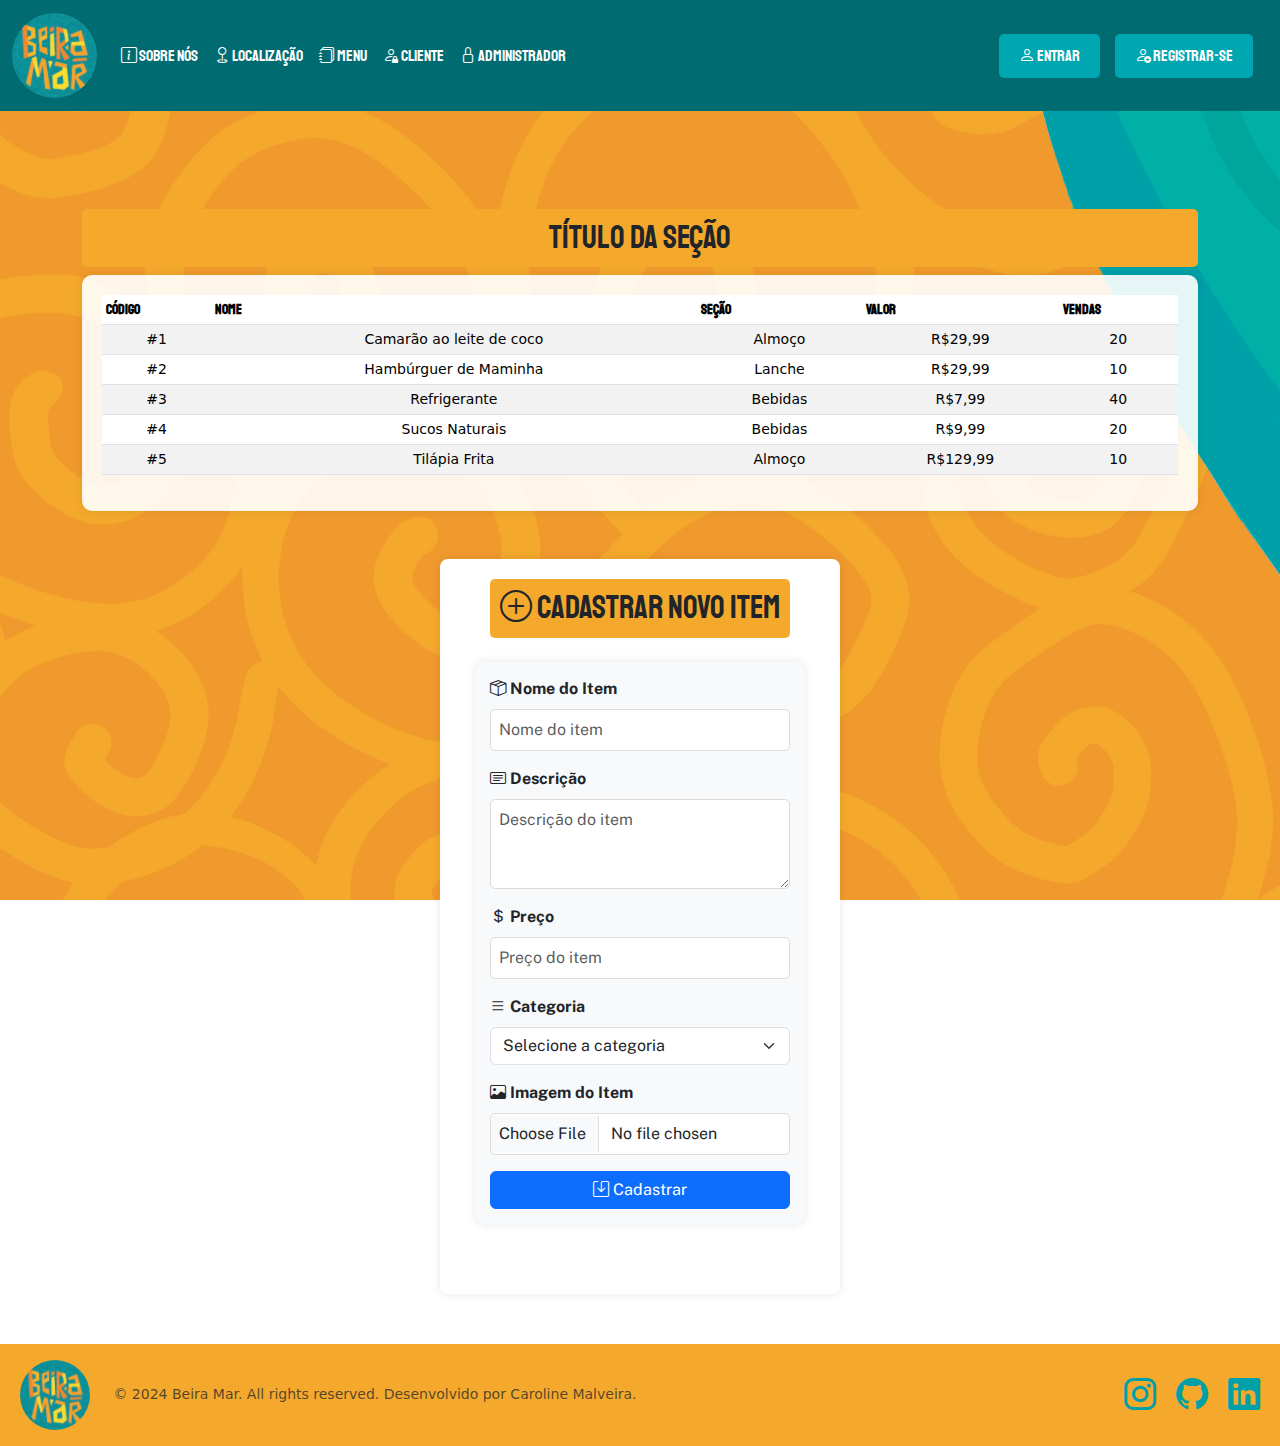
<file: adm.html>
<!DOCTYPE html>
<html lang="pt-br">
<head>
    <meta charset="UTF-8">
    <meta name="viewport" content="width=device-width, initial-scale=1.0">
    <title>Administrador</title>
    <link rel="icon" href="assets/logo.svg" type="image/png" />
    <link rel="stylesheet" href="menu.css" />
    <link rel="stylesheet" href="style.css" />
    <link rel="stylesheet" href="login.css" />
    <link rel="stylesheet" href="registro.css" />
    <link rel="stylesheet" href="adm.css" />
    <link
      href="https://cdn.jsdelivr.net/npm/bootstrap@5.3.3/dist/css/bootstrap.min.css"
      rel="stylesheet"
      integrity="sha384-QWTKZyjpPEjISv5WaRU9OFeRpok6YctnYmDr5pNlyT2bRjXh0JMhjY6hW+ALEwIH"
      crossorigin="anonymous"
    />
    <link
      rel="stylesheet"
      href="https://cdn.jsdelivr.net/npm/bootstrap-icons@1.11.3/font/bootstrap-icons.min.css"
    />
    <link rel="preconnect" href="https://fonts.googleapis.com" />
    <link rel="preconnect" href="https://fonts.gstatic.com" crossorigin />
    <link
      href="https://fonts.googleapis.com/css2?family=Staatliches&display=swap"
      rel="stylesheet"
    />
    <link rel="preconnect" href="https://fonts.googleapis.com" />
    <link rel="preconnect" href="https://fonts.gstatic.com" crossorigin />
    <link
      href="https://fonts.googleapis.com/css2?family=Inter:ital,opsz,wght@0,14..32,100..900;1,14..32,100..900&display=swap"
      rel="stylesheet"
    />
    <link rel="preconnect" href="https://fonts.googleapis.com" />
    <link rel="preconnect" href="https://fonts.gstatic.com" crossorigin />
    <link
      href="https://fonts.googleapis.com/css2?family=Public+Sans:ital,wght@0,100..900;1,100..900&display=swap"
      rel="stylesheet"
    />
  </head>
</head>
<body>
    <header id="cabecalho">
      <nav class="navbar navbar-expand-lg navbar-light text-white">
        <div class="container-fluid">
          <a class="navbar-brand" href="index.html">
            <img
              class="mx-auto d-block"
              src="assets/logo.svg"
              alt="Logo Beira-Mar"
              width="85px"
            />
          </a>
          <button
            class="navbar-toggler"
            type="button"
            data-bs-toggle="collapse"
            data-bs-target="#navbarNav"
            aria-controls="navbarNav"
            aria-expanded="false"
            aria-label="Toggle navigation"
          >
            <span class="navbar-toggler-icon"></span>
          </button>
          <div
            class="collapse navbar-collapse justify-content-between align-items-center"
            id="navbarNav"
          >
            <ul class="navbar-nav text-center">
              <li class="nav-item">
                <a class="nav-link text-white" href="#sobre">
                  <i class="bi bi-info-square"></i> Sobre nós
                </a>
              </li>
              <li class="nav-item">
                <a class="nav-link text-white" href="#localizacao">
                  <i class="bi bi-geo"></i> Localização
                </a>
              </li>
              <li class="nav-item">
                <a class="nav-link text-white" href="menu.html">
                  <i class="bi bi-journals"></i> Menu
                </a>
              </li>
              <li class="nav-item">
                <a class="nav-link text-white" href="login.html">
                  <i class="bi bi-person-lock"></i> Cliente
                </a>
              </li>
              <li class="nav-item">
                <a class="nav-link text-white" href="adm.html">
                  <i class="bi bi-lock"></i> Administrador
                </a>
              </li>
            </ul>
            <div class="d-flex justify-content-between">
              <button type="button" class="login">
                <a class="buttonnav" href="login.html"><i class="bi bi-person"></i> Entrar</a>
              </button>
              <button type="button" class="sign">
                <a class="buttonnav" href="registro.html"><i class="bi bi-person-add"></i> Registrar-se</a>
              </button>
            </div>
          </div>
        </div>
      </nav>
    </header>

<main>
    <div id="secao" class="container mt-5">
      <h2 class="dashbord">Título da seção</h2>
      <div class="table-responsive small">
        <table class="table table-striped table-sm">
          <thead>
            <tr>
              <th scope="col">Código</th>
              <th scope="col">Nome</th>
              <th scope="col">Seção</th>
              <th scope="col">Valor</th>
              <th scope="col">Vendas</th>
            </tr>
          </thead>
          <tbody>
            <tr>
              <td>#1</td>
              <td>Camarão ao leite de coco</td>
              <td>Almoço</td>
              <td>R$29,99</td>
              <td>20</td>
            </tr>
            <tr>
              <td>#2</td>
              <td>Hambúrguer de Maminha</td>
              <td>Lanche</td>
              <td>R$29,99</td>
              <td>10</td>
            </tr>
            <tr>
              <td>#3</td>
              <td>Refrigerante</td>
              <td>Bebidas</td>
              <td>R$7,99</td>
              <td>40</td>
            </tr>
            <tr>
              <td>#4</td>
              <td>Sucos Naturais</td>
              <td>Bebidas</td>
              <td>R$9,99</td>
              <td>20</td>
            </tr>
            <tr>
              <td>#5</td>
              <td>Tilápia Frita</td>
              <td>Almoço</td>
              <td>R$129,99</td>
              <td>10</td>
            </tr>
          </tbody>
        </table>
      </div>
    <div id="cadast" class="container mt-5">
      <div class="form-container">
      <h2 class="mb-4 text-center"><i class="bi bi-plus-circle"></i> Cadastrar Novo Item</h2>
      <form>
        <div class="mb-3">
        <label for="itemName" class="form-label"><i class="bi bi-box-seam"></i> Nome do Item</label>
        <input type="text" class="form-control" id="itemName" placeholder="Nome do item">
        </div>

        <div class="mb-3">
        <label for="itemDescription" class="form-label"><i class="bi bi-card-text"></i> Descrição</label>
        <textarea class="form-control" id="itemDescription" rows="3" placeholder="Descrição do item"></textarea>
        </div>

        <div class="mb-3">
        <label for="itemPrice" class="form-label"><i class="bi bi-currency-dollar"></i> Preço</label>
        <input type="number" class="form-control" id="itemPrice" placeholder="Preço do item">
        </div>

        <div class="mb-3">
        <label for="itemCategory" class="form-label"><i class="bi bi-list"></i> Categoria</label>
        <select class="form-select" id="itemCategory">
          <option selected>Selecione a categoria</option>
          <option value="1">Almoço</option>
          <option value="2">Lanches</option>
          <option value="3">Bebidas</option>
        </select>
        </div>

        <div class="mb-3">
        <label for="itemImage" class="form-label"><i class="bi bi-image"></i> Imagem do Item</label>
        <input class="form-control" type="file" id="itemImage">
        </div>

        <button type="submit" class="btn btn-primary w-100"><i class="bi bi-save"></i> Cadastrar</button>
      </form>
      </div>
    </div>
</main>
    <footer class="d-flex flex-wrap justify-content-between align-items-center py-3">
      <div class="col-md-4 d-flex align-items-center">
        <a href="#cabecalho"><img src="assets/logo.svg" alt="Logo Beira-Mar"></a>
        <span class="mb-6 mb-md-0 text-body-secondary text-center justify-content-center ">&copy; 2024 Beira Mar. All rights reserved. Desenvolvido por Caroline Malveira.</span>
      </div>
      <ul class="nav col-md-4 justify-content-end list-unstyled d-flex">
        <li class="1"><a href="https://www.instagram.com/carolmalveiraa/" target="_blank"><i class="bi bi-instagram" style="font-size: 2rem;"></i></a></li>
        <li class="2"><a href="https://github.com/carolmalveiraa" target="_blank"><i class="bi bi-github" style="font-size: 2rem;"></i></a></li>
        <li class="3"><a href="https://www.linkedin.com/in/carolinemalveiraa/" target="_blank"><i class="bi bi-linkedin" style="font-size: 2rem;"></i></a></li>
      </ul>
    </footer>
    <script
    src="https://cdn.jsdelivr.net/npm/bootstrap@5.3.3/dist/js/bootstrap.bundle.min.js"
    integrity="sha384-YvpcrYf0tY3lHB60NNkmXc5s9fDVZLESaAA55NDzOxhy9GkcIdslK1eN7N6jIeHz"
    crossorigin="anonymous">
  </script>
</body>
</html>
</file>
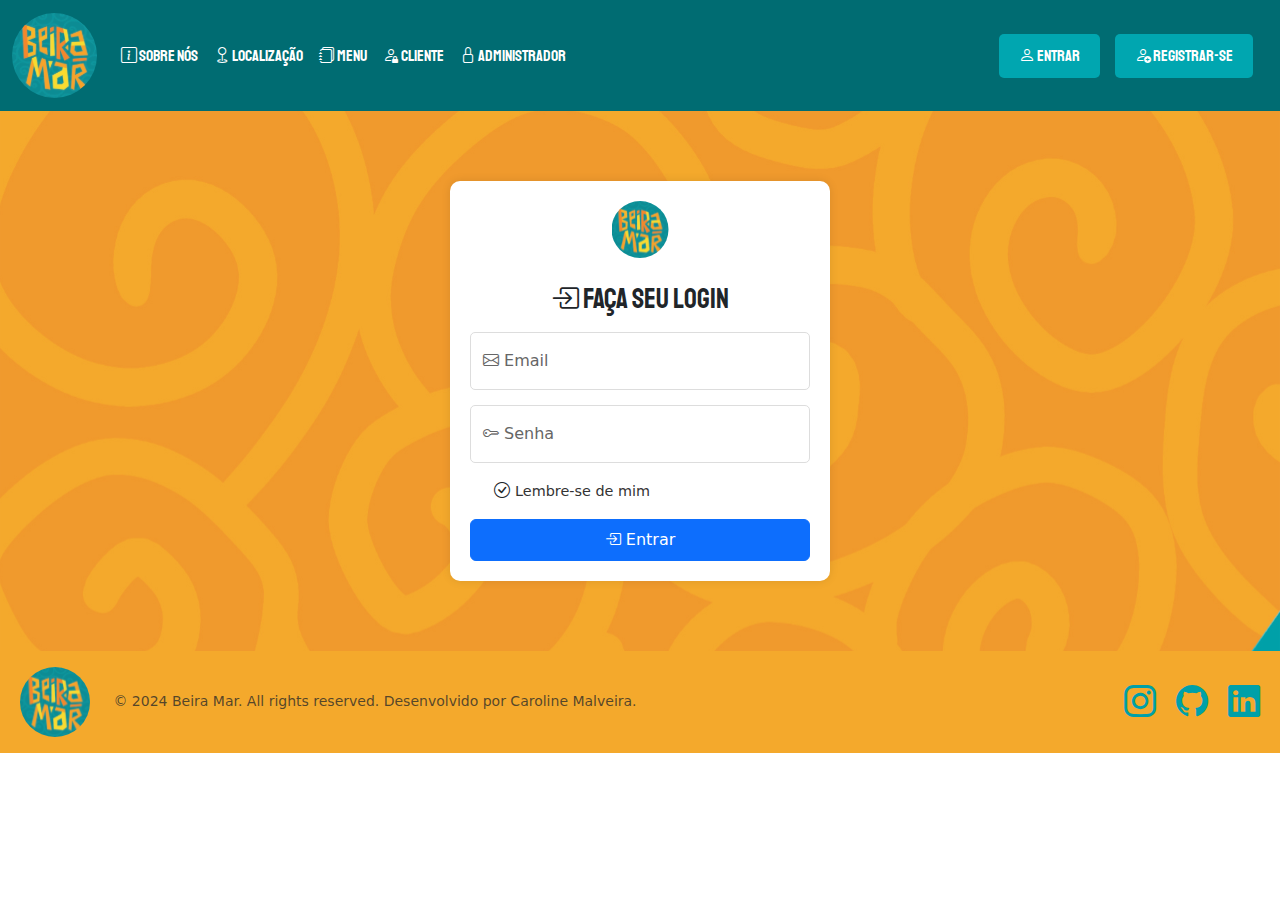
<file: login.html>
<!DOCTYPE html>
<html lang="pt-br">
  <head>
    <meta charset="UTF-8" />
    <meta name="viewport" content="width=device-width, initial-scale=1.0" />
    <title>Login</title>
    <link rel="icon" href="assets/logo.svg" type="image/png" />
    <link rel="stylesheet" href="menu.css" />
    <link rel="stylesheet" href="style.css" />
    <link rel="stylesheet" href="login.css" />
    <link
      href="https://cdn.jsdelivr.net/npm/bootstrap@5.3.3/dist/css/bootstrap.min.css"
      rel="stylesheet"
      integrity="sha384-QWTKZyjpPEjISv5WaRU9OFeRpok6YctnYmDr5pNlyT2bRjXh0JMhjY6hW+ALEwIH"
      crossorigin="anonymous"
    />
    <link
      rel="stylesheet"
      href="https://cdn.jsdelivr.net/npm/bootstrap-icons@1.11.3/font/bootstrap-icons.min.css"
    />
    <link rel="preconnect" href="https://fonts.googleapis.com" />
    <link rel="preconnect" href="https://fonts.gstatic.com" crossorigin />
    <link
      href="https://fonts.googleapis.com/css2?family=Staatliches&display=swap"
      rel="stylesheet"
    />
    <link rel="preconnect" href="https://fonts.googleapis.com" />
    <link rel="preconnect" href="https://fonts.gstatic.com" crossorigin />
    <link
      href="https://fonts.googleapis.com/css2?family=Inter:ital,opsz,wght@0,14..32,100..900;1,14..32,100..900&display=swap"
      rel="stylesheet"
    />
    <link rel="preconnect" href="https://fonts.googleapis.com" />
    <link rel="preconnect" href="https://fonts.gstatic.com" crossorigin />
    <link
      href="https://fonts.googleapis.com/css2?family=Public+Sans:ital,wght@0,100..900;1,100..900&display=swap"
      rel="stylesheet"
    />
  </head>
  <body>
    <header id="cabecalho">
      <nav class="navbar navbar-expand-lg navbar-light text-white">
        <div class="container-fluid">
          <a class="navbar-brand" href="index.html">
            <img
              class="mx-auto d-block"
              src="assets/logo.svg"
              alt="Logo Beira-Mar"
              width="85px"
            />
          </a>
          <button
            class="navbar-toggler"
            type="button"
            data-bs-toggle="collapse"
            data-bs-target="#navbarNav"
            aria-controls="navbarNav"
            aria-expanded="false"
            aria-label="Toggle navigation"
          >
            <span class="navbar-toggler-icon"></span>
          </button>
          <div
            class="collapse navbar-collapse justify-content-between align-items-center"
            id="navbarNav"
          >
            <ul class="navbar-nav text-center">
              <li class="nav-item">
                <a class="nav-link text-white" href="index.html">
                  <i class="bi bi-info-square"></i> Sobre nós
                </a>
              </li>
              <li class="nav-item">
                <a class="nav-link text-white" href="#localizacao">
                  <i class="bi bi-geo"></i> Localização
                </a>
              </li>
              <li class="nav-item">
                <a class="nav-link text-white" href="menu.html">
                  <i class="bi bi-journals"></i> Menu
                </a>
              </li>
              <li class="nav-item">
                <a class="nav-link text-white" href="login.html">
                  <i class="bi bi-person-lock"></i> Cliente
                </a>
              </li>
              <li class="nav-item">
                <a class="nav-link text-white" href="adm.html">
                  <i class="bi bi-lock"></i> Administrador
                </a>
              </li>
            </ul>
            <div class="d-flex justify-content-between">
              <button type="button" class="login">
                <a class="buttonnav" href="login.html"
                  ><i class="bi bi-person"></i> Entrar</a
                >
              </button>
              <button type="button" class="sign">
                <a class="buttonnav" href="registro.html"
                  ><i class="bi bi-person-add"></i> Registrar-se</a
                >
              </button>
            </div>
          </div>
        </div>
      </nav>
    </header>

    <main>
      <div class="form-signin">
        <form>
          <img
            class="mb-4"
            src="assets/logo.svg"
            alt=""
            width="72"
            height="57"
          />
          <h1 class="h3 mb-3 fw-normal">
            <i class="bi bi-box-arrow-in-right"></i> Faça seu login
          </h1>

          <div class="form-floating">
            <input
              type="email"
              class="form-control"
              id="floatingInput"
              placeholder="name@example.com"
            />
            <label for="floatingInput"
              ><i class="bi bi-envelope"></i> Email</label
            >
          </div>
          <div class="form-floating">
            <input
              type="password"
              class="form-control"
              id="floatingPassword"
              placeholder="Password"
            />
            <label for="floatingPassword"
              ><i class="bi bi-key"></i> Senha</label
            >
          </div>
          <div class="form-check text-start my-3">
            <i class="bi bi-check-circle"></i>
            <label class="form-check-label" for="flexCheckDefault">
              Lembre-se de mim
            </label>
          </div>
          <button class="btn btn-primary w-100 py-2" type="submit">
            <i class="bi bi-box-arrow-in-right"></i> Entrar
          </button>
        </form>
      </div>
    </main>

    <footer
      class="d-flex flex-wrap justify-content-between align-items-center py-3"
    >
      <div class="col-md-4 d-flex align-items-center">
        <a href="#cabecalho"
          ><img src="assets/logo.svg" alt="Logo Beira-Mar"
        /></a>
        <span
          class="mb-6 mb-md-0 text-body-secondary text-center justify-content-center"
          >&copy; 2024 Beira Mar. All rights reserved. Desenvolvido por Caroline
          Malveira.</span
        >
      </div>
      <ul class="nav col-md-4 justify-content-end list-unstyled d-flex">
        <li class="1">
          <a href="https://www.instagram.com/carolmalveiraa/" target="_blank"
            ><i class="bi bi-instagram" style="font-size: 2rem"></i
          ></a>
        </li>
        <li class="2">
          <a href="https://github.com/carolmalveiraa" target="_blank"
            ><i class="bi bi-github" style="font-size: 2rem"></i
          ></a>
        </li>
        <li class="3">
          <a
            href="https://www.linkedin.com/in/carolinemalveiraa/"
            target="_blank"
            ><i class="bi bi-linkedin" style="font-size: 2rem"></i
          ></a>
        </li>
      </ul>
    </footer>

    <script
      src="https://cdn.jsdelivr.net/npm/bootstrap@5.3.3/dist/js/bootstrap.bundle.min.js"
      integrity="sha384-YvpcrYf0tY3lHB60NNkmXc5s9fDVZLESaAA55NDzOxhy9GkcIdslK1eN7N6jIeHz"
      crossorigin="anonymous"
    ></script>
  </body>
</html>
</file>
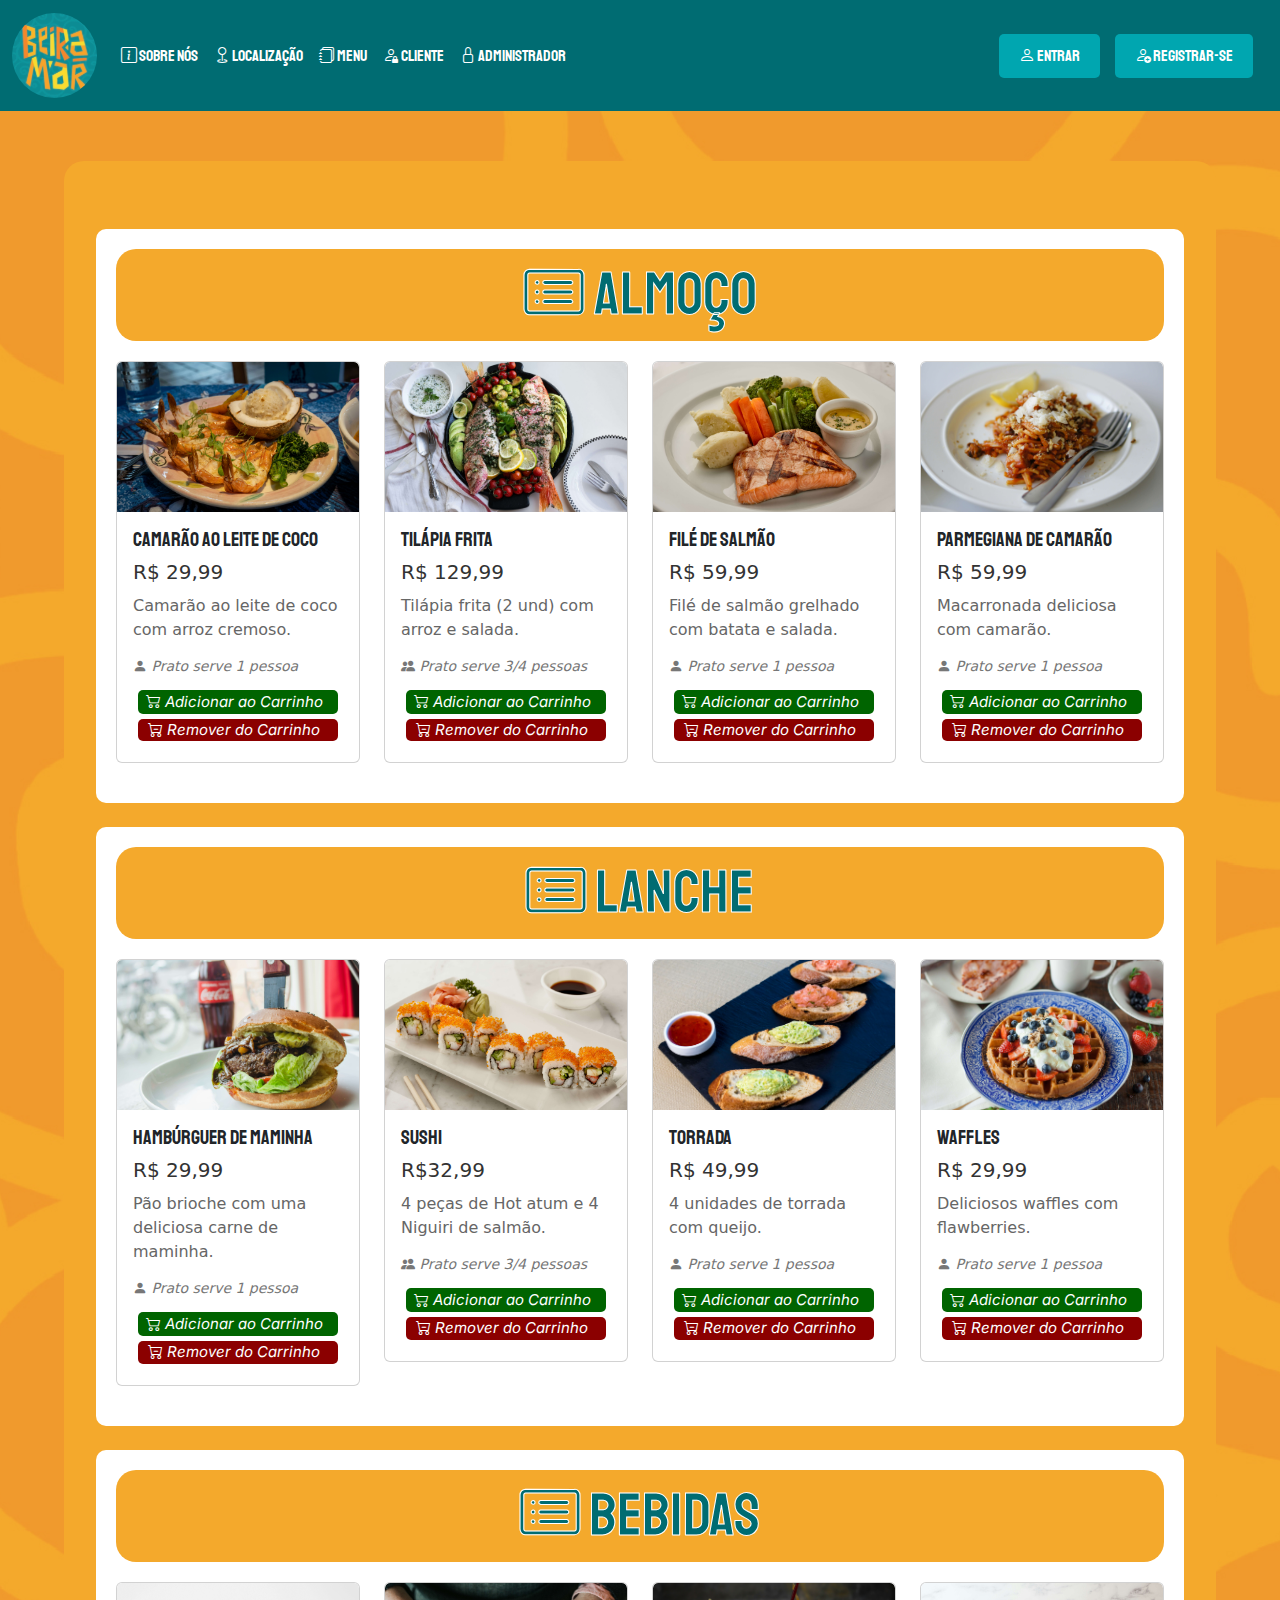
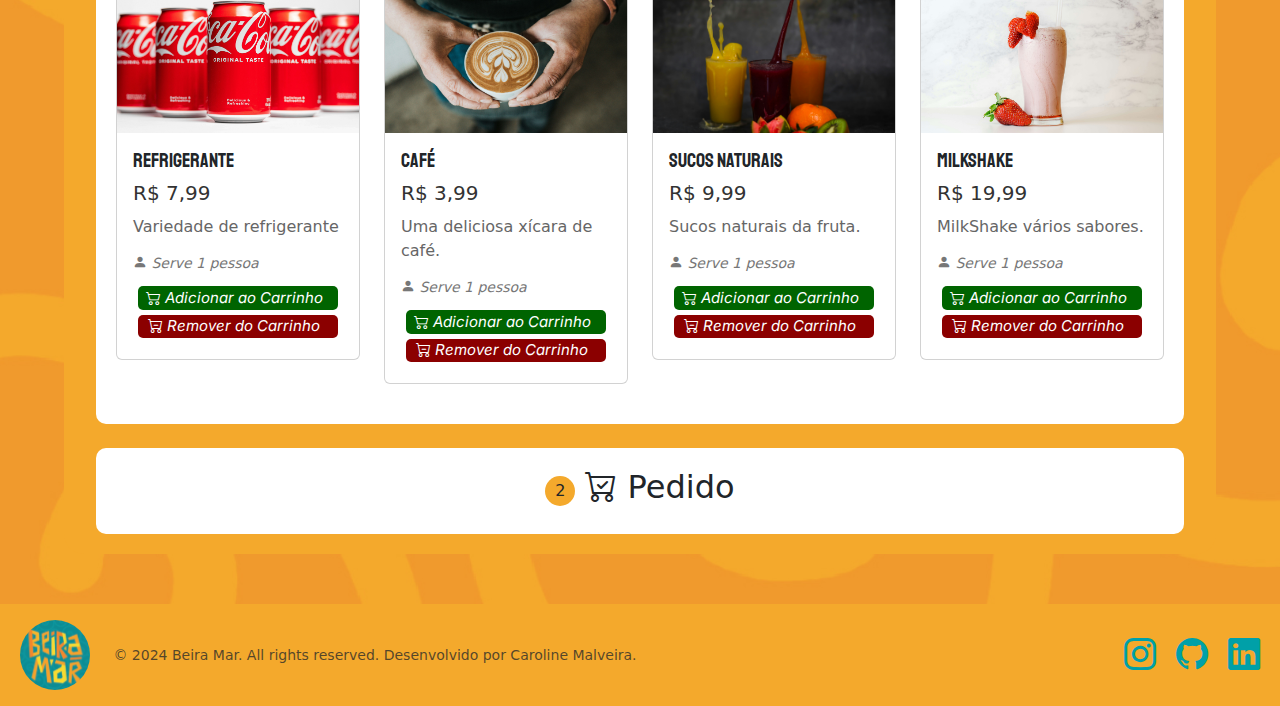
<file: menu.html>
<!DOCTYPE html>
<html lang="pt-br">
  <head>
    <meta charset="UTF-8" />
    <meta name="viewport" content="width=device-width, initial-scale=1.0" />
    <title>Menu</title>
    <link rel="icon" href="assets/logo.svg" type="image/png" />
    <link rel="stylesheet" href="menu.css" />
    <link rel="stylesheet" href="style.css">
    <link
      href="https://cdn.jsdelivr.net/npm/bootstrap@5.3.3/dist/css/bootstrap.min.css"
      rel="stylesheet"
      integrity="sha384-QWTKZyjpPEjISv5WaRU9OFeRpok6YctnYmDr5pNlyT2bRjXh0JMhjY6hW+ALEwIH"
      crossorigin="anonymous"
    />
    <link
      rel="stylesheet"
      href="https://cdn.jsdelivr.net/npm/bootstrap-icons@1.11.3/font/bootstrap-icons.min.css"
    />
    <link rel="preconnect" href="https://fonts.googleapis.com" />
    <link rel="preconnect" href="https://fonts.gstatic.com" crossorigin />
    <link
      href="https://fonts.googleapis.com/css2?family=Staatliches&display=swap"
      rel="stylesheet"
    />
    <link rel="preconnect" href="https://fonts.googleapis.com" />
    <link rel="preconnect" href="https://fonts.gstatic.com" crossorigin />
    <link
      href="https://fonts.googleapis.com/css2?family=Inter:ital,opsz,wght@0,14..32,100..900;1,14..32,100..900&display=swap"
      rel="stylesheet"
    />
    <link rel="preconnect" href="https://fonts.googleapis.com" />
    <link rel="preconnect" href="https://fonts.gstatic.com" crossorigin />
    <link
      href="https://fonts.googleapis.com/css2?family=Public+Sans:ital,wght@0,100..900;1,100..900&display=swap"
      rel="stylesheet"
    />
  </head>
  <body>
    <header id="cabecalho">
      <nav class="navbar navbar-expand-lg navbar-light text-white">
        <div class="container-fluid">
          <a class="navbar-brand" href="index.html">
            <img
              class="mx-auto d-block"
              src="assets/logo.svg"
              alt="Logo Beira-Mar"
              width="85px" loading="lazy"
            />
          </a>
          <button
            class="navbar-toggler"
            type="button"
            data-bs-toggle="collapse"
            data-bs-target="#navbarNav"
            aria-controls="navbarNav"
            aria-expanded="false"
            aria-label="Toggle navigation"
          >
            <span class="navbar-toggler-icon"></span>
          </button>
          <div
            class="collapse navbar-collapse justify-content-between align-items-center"
            id="navbarNav"
          >
            <ul class="navbar-nav text-center">
              <li class="nav-item">
                <a class="nav-link text-white" href="#sobre">
                  <i class="bi bi-info-square"></i> Sobre nós
                </a>
              </li>
              <li class="nav-item">
                <a class="nav-link text-white" href="#localizacao">
                  <i class="bi bi-geo"></i> Localização
                </a>
              </li>
              <li class="nav-item">
                <a class="nav-link text-white" href="menu.html">
                  <i class="bi bi-journals"></i> Menu
                </a>
              </li>
              <li class="nav-item">
                <a class="nav-link text-white" href="login.html">
                  <i class="bi bi-person-lock"></i> Cliente
                </a>
              </li>
              <li class="nav-item">
                <a class="nav-link text-white" href="adm.html">
                  <i class="bi bi-lock"></i> Administrador
                </a>
              </li>
            </ul>
            <div class="d-flex justify-content-between">
              <button type="button" class="login">
                <a class="buttonnav" href="login.html"><i class="bi bi-person"></i> Entrar</a>
              </button>
              <button type="button" class="sign">
                <a class="buttonnav" href="registro.html"><i class="bi bi-person-add"></i> Registrar-se</a>
              </button>
            </div>
          </div>
        </div>
      </nav>
    </header>
    <main>
    <div class="menu">
    <div class="container mt-5">
      <!-- Almoço -->
    <div class="menu-almoco mb-4">
      <h2><i class="bi bi-card-list"></i> Almoço</h2>
      <div class="row">
        <div class="col-md-3">
          <div class="card">
          <img  src="assets/Almoço 1.jpg" class="card-img-top" alt="Almoço 1" loading="lazy"/>
          <div class="card-body">
            <h5 class="card-title">Camarão ao leite de coco</h5>
            <h3 class="card-text">R$ 29,99</h3>
            <p>
              Camarão ao leite de coco com arroz cremoso.
            </p>
            <h4>
              <i class="bi bi-person-fill"> Prato serve 1 pessoa</i>
            </h4>
              <div class="add">
                <i class="bi bi-cart2"> Adicionar ao Carrinho</i> <br>
              </div>
              <div class="remove">
              <i class="bi bi-cart-dash"> Remover do Carrinho</i>
              </div>
          </div>
          </div>
          </div>
          <div class="col-md-3">
          <div class="card">
          <img  src="assets/Almoço 2.jpg" class="card-img-top" alt="Almoço 2" loading="lazy"/>
          <div class="card-body">
            <h5 class="card-title">Tilápia Frita</h5>
            <h3 class="card-text">R$ 129,99</h3>
            <p>
              Tilápia frita (2 und) com arroz e salada.
            </p>
            <h4>
              <i class="bi bi-people-fill"> Prato serve 3/4 pessoas</i>
            </h4>
            <div class="add">
                <i class="bi bi-cart2"> Adicionar ao Carrinho</i> <br>
              </div>
              <div class="remove">
              <i class="bi bi-cart-dash"> Remover do Carrinho</i>
              </div>
            </div>
          </div>
          </div>
          <div class="col-md-3">
          <div class="card">
          <img  src="assets/Almoço 3.jpg" class="card-img-top" alt="Almoço 3" loading="lazy"/>
          <div class="card-body">
            <h5 class="card-title">Filé de Salmão</h5>
            <h3 class="card-text">R$ 59,99</h3>
            <p>
              Filé de salmão grelhado com batata e salada.
            </p>
            <h4>
              <i class="bi bi-person-fill"> Prato serve 1 pessoa</i>
            </h4>
            <div class="add">
                <i class="bi bi-cart2"> Adicionar ao Carrinho</i> <br>
              </div>
              <div class="remove">
              <i class="bi bi-cart-dash"> Remover do Carrinho</i>
              </div>
            </div>  
          </div>
          </div>
          <div class="col-md-3">
          <div class="card">
          <img  src="assets/Almoço 4.jpg" class="card-img-top" alt="Almoço 4" loading="lazy"/>
          <div class="card-body">
            <h5 class="card-title">Parmegiana de Camarão</h5>
            <h3 class="card-text">R$ 59,99</h3>
            <p>
              Macarronada deliciosa com camarão.
            </p>
            <h4>
              <i class="bi bi-person-fill"> Prato serve 1 pessoa</i>
            </h4>
              <div class="add">
                <i class="bi bi-cart2"> Adicionar ao Carrinho</i> <br>
              </div>
              <div class="remove">
              <i class="bi bi-cart-dash"> Remover do Carrinho</i>
              </div>
            </div>  
          </div>
          </div>
    </div>
    </div>

    <!-- Lanche -->
      <div class="menu-lanche mb-4">
        <h2><i class="bi bi-card-list"></i> Lanche</h2>
        <div class="row">
          <div class="col-md-3">
            <div class="card">
              <img src="assets/lanche 1.jpg" class="card-img-top" alt="Lanche 1" loading="lazy" />
              <div class="card-body">
                <h5 class="card-title">Hambúrguer de Maminha</h5>
                <h3 class="card-text">R$ 29,99</h3>
                <p>
                  Pão brioche com uma deliciosa carne de maminha.
                </p>
                <h4>
                  <i class="bi bi-person-fill"> Prato serve 1 pessoa</i>
                </h4>
                <div class="add">
                    <i class="bi bi-cart2"> Adicionar ao Carrinho</i> <br>
                  </div>
                  <div class="remove">
                  <i class="bi bi-cart-dash"> Remover do Carrinho</i>
                  </div>
              </div>
              </div>
              </div>
              <div class="col-md-3">
              <div class="card">
              <img  src="assets/lanche 2.jpg" class="card-img-top" alt="Lanche 2" loading="lazy"/>
              <div class="card-body">
                <h5 class="card-title">Sushi</h5>
                <h3 class="card-text">R$32,99</h3>
                <p>
                  4 peças de Hot atum e 4 Niguiri de salmão.
                </p>
                <h4>
                  <i class="bi bi-people-fill"> Prato serve 3/4 pessoas</i>
                </h4>
                <div class="add">
                    <i class="bi bi-cart2"> Adicionar ao Carrinho</i> <br>
                  </div>
                  <div class="remove">
                  <i class="bi bi-cart-dash"> Remover do Carrinho</i>
                  </div>
                </div>
              </div>
              </div>
              <div class="col-md-3">
              <div class="card">
              <img  src="assets/lanche 3.jpg" class="card-img-top" alt="Lanche 3" loading="lazy"/>
              <div class="card-body">
                <h5 class="card-title">Torrada</h5>
                <h3 class="card-text">R$ 49,99</h3>
                <p>
                  4 unidades de torrada com queijo.
                </p>
                <h4>
                  <i class="bi bi-person-fill"> Prato serve 1 pessoa</i>
                </h4>
                <div class="add">
                    <i class="bi bi-cart2"> Adicionar ao Carrinho</i> <br>
                  </div>
                  <div class="remove">
                  <i class="bi bi-cart-dash"> Remover do Carrinho</i>
                  </div>
                </div>  
              </div>
              </div>
              <div class="col-md-3">
              <div class="card">
              <img  src="assets/lanche 4.jpg" class="card-img-top" alt="Lanche 4" loading="lazy"/>
              <div class="card-body">
                <h5 class="card-title">Waffles</h5>
                <h3 class="card-text">R$ 29,99</h3>
                <p>
                  Deliciosos waffles com flawberries.
                </p>
                <h4>
                  <i class="bi bi-person-fill"> Prato serve 1 pessoa</i>
                </h4>
                  <div class="add">
                    <i class="bi bi-cart2"> Adicionar ao Carrinho</i> <br>
                  </div>
                  <div class="remove">
                  <i class="bi bi-cart-dash"> Remover do Carrinho</i>
                  </div>
                </div>  
              </div>
              </div>
        </div>
      </div>

    <!-- Bebidas -->
    <div class="menu-bebidas mb-4">
      <h2><i class="bi bi-card-list"></i> Bebidas</h2>
      <div class="row">
        <div class="col-md-3">
          <div class="card">
            <img src="assets/coca cola.jpg" class="card-img-top" alt="Coca-Cola"  loading="lazy"/>
            <div class="card-body">
              <h5 class="card-title">Refrigerante</h5>
              <h3 class="card-text">R$ 7,99</h3>
              <p>
                Variedade de refrigerante
              </p>
              <h4>
                <i class="bi bi-person-fill"> Serve 1 pessoa</i>
              </h4>
              <div class="add">
                <i class="bi bi-cart2"> Adicionar ao Carrinho</i> <br>
              </div>
              <div class="remove">
                <i class="bi bi-cart-dash"> Remover do Carrinho</i>
              </div>
            </div>
          </div>
        </div>
        <div class="col-md-3">
          <div class="card">
            <img src="assets/café.jpg" class="card-img-top" alt="Café" loading="lazy"/>
            <div class="card-body">
              <h5 class="card-title">Café</h5>
              <h3 class="card-text">R$ 3,99</h3>
              <p>
                Uma deliciosa xícara de café.
              </p>
              <h4>
                <i class="bi bi-person-fill"> Serve 1 pessoa</i>
              </h4>
              <div class="add">
                <i class="bi bi-cart2"> Adicionar ao Carrinho</i> <br>
              </div>
              <div class="remove">
                <i class="bi bi-cart-dash"> Remover do Carrinho</i>
              </div>
            </div>
          </div>
        </div>
        <div class="col-md-3">
          <div class="card">
            <img src="assets/sucos.jpg" class="card-img-top" alt="Sucos" loading="lazy"/>
            <div class="card-body">
              <h5 class="card-title">Sucos naturais</h5>
              <h3 class="card-text">R$ 9,99</h3>
              <p>
                Sucos naturais da fruta.
              </p>
              <h4>
                <i class="bi bi-person-fill"> Serve 1 pessoa</i>
              </h4>
              <div class="add">
                <i class="bi bi-cart2"> Adicionar ao Carrinho</i> <br>
              </div>
              <div class="remove">
                <i class="bi bi-cart-dash"> Remover do Carrinho</i>
              </div>
            </div>
          </div>
        </div>
        <div class="col-md-3">
          <div class="card">
            <img src="assets/milkshake.jpg" class="card-img-top" alt="milkshake" loading="lazy" />
            <div class="card-body">
              <h5 class="card-title">MilkShake</h5>
              <h3 class="card-text">R$ 19,99</h3>
              <p>
                MilkShake vários sabores.
              </p>
              <h4>
                <i class="bi bi-person-fill"> Serve 1 pessoa</i>
              </h4>
              <div class="add">
                <i class="bi bi-cart2"> Adicionar ao Carrinho</i> <br>
              </div>
              <div class="remove">
                <i class="bi bi-cart-dash"> Remover do Carrinho</i>
              </div>
            </div>
          </div>
        </div>
      </div>
    </div>

    <!-- Pedido -->
    <div class="pedido">
    <div class="numeropedido">2</div>
    <h2><i class="bi bi-cart-check"></i> Pedido</h2>
    <div class="row">
      <div class="col-md-3"></div>
    </div>
    </div>

    </main>
    <footer
      class="d-flex flex-wrap justify-content-between align-items-center py-3"
    >
      <div class="col-md-4 d-flex align-items-center">
        <a href="index.html"
          ><img src="assets/logo.svg" alt="Logo Beira-Mar"
        /></a>
        <span
          class="mb-6 mb-md-0 text-body-secondary text-center justify-content-center"
          >&copy; 2024 Beira Mar. All rights reserved. Desenvolvido por Caroline
          Malveira.</span
        >
      </div>
      <ul class="nav col-md-4 justify-content-end list-unstyled d-flex">
        <li class="1">
          <a href="https://www.instagram.com/carolmalveiraa/" target="_blank"
            ><i class="bi bi-instagram" style="font-size: 2rem"></i
          ></a>
        </li>
        <li class="2">
          <a href="https://github.com/carolmalveiraa" target="_blank"
            ><i class="bi bi-github" style="font-size: 2rem"></i
          ></a>
        </li>
        <li class="3">
          <a
            href="https://www.linkedin.com/in/carolinemalveiraa/"
            target="_blank"
            ><i class="bi bi-linkedin" style="font-size: 2rem"></i
          ></a>
        </li>
      </ul>
    </footer>
    <script
      src="https://cdn.jsdelivr.net/npm/bootstrap@5.3.3/dist/js/bootstrap.bundle.min.js"
      integrity="sha384-YvpcrYf0tY3lHB60NNkmXc5s9fDVZLESaAA55NDzOxhy9GkcIdslK1eN7N6jIeHz"
      crossorigin="anonymous">
    </script>
</body>
</html>
</file>
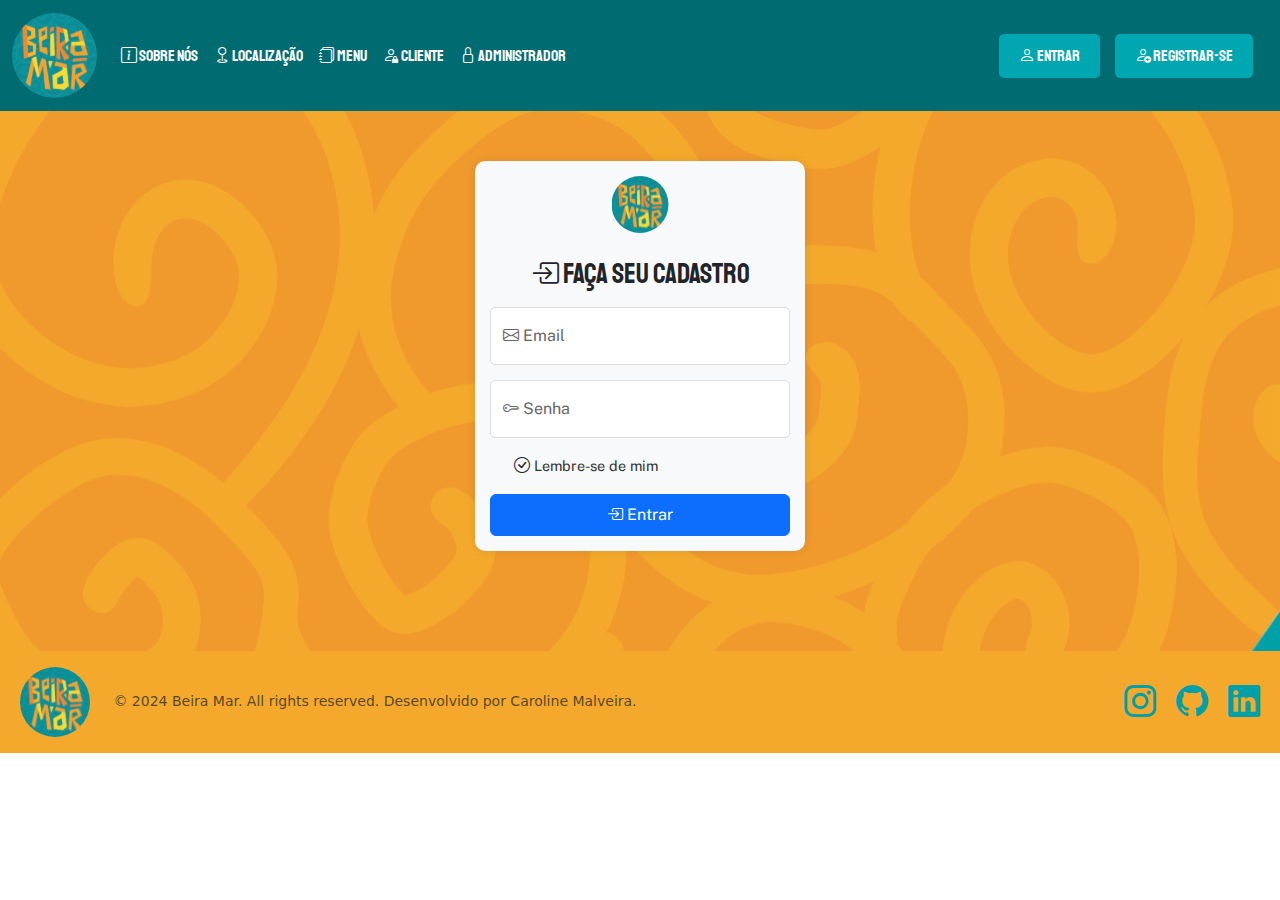
<file: registro.html>
<!DOCTYPE html>
<html lang="pt-br">
  <head>
    <meta charset="UTF-8" />
    <meta name="viewport" content="width=device-width, initial-scale=1.0" />
    <title>Registro</title>
    <link rel="icon" href="assets/logo.svg" type="image/png" />
    <link rel="stylesheet" href="menu.css" />
    <link rel="stylesheet" href="style.css" />
    <link rel="stylesheet" href="login.css" />
    <link rel="stylesheet" href="registro.css" />
    <link
      href="https://cdn.jsdelivr.net/npm/bootstrap@5.3.3/dist/css/bootstrap.min.css"
      rel="stylesheet"
      integrity="sha384-QWTKZyjpPEjISv5WaRU9OFeRpok6YctnYmDr5pNlyT2bRjXh0JMhjY6hW+ALEwIH"
      crossorigin="anonymous"
    />
    <link
      rel="stylesheet"
      href="https://cdn.jsdelivr.net/npm/bootstrap-icons@1.11.3/font/bootstrap-icons.min.css"
    />
    <link rel="preconnect" href="https://fonts.googleapis.com" />
    <link rel="preconnect" href="https://fonts.gstatic.com" crossorigin />
    <link
      href="https://fonts.googleapis.com/css2?family=Staatliches&display=swap"
      rel="stylesheet"
    />
    <link rel="preconnect" href="https://fonts.googleapis.com" />
    <link rel="preconnect" href="https://fonts.gstatic.com" crossorigin />
    <link
      href="https://fonts.googleapis.com/css2?family=Inter:ital,opsz,wght@0,14..32,100..900;1,14..32,100..900&display=swap"
      rel="stylesheet"
    />
    <link rel="preconnect" href="https://fonts.googleapis.com" />
    <link rel="preconnect" href="https://fonts.gstatic.com" crossorigin />
    <link
      href="https://fonts.googleapis.com/css2?family=Public+Sans:ital,wght@0,100..900;1,100..900&display=swap"
      rel="stylesheet"
    />
  </head>
  <body>
    <header id="cabecalho">
      <nav class="navbar navbar-expand-lg navbar-light text-white">
        <div class="container-fluid">
          <a class="navbar-brand" href="index.html">
            <img
              class="mx-auto d-block"
              src="assets/logo.svg"
              alt="Logo Beira-Mar"
              width="85px"
            />
          </a>
          <button
            class="navbar-toggler"
            type="button"
            data-bs-toggle="collapse"
            data-bs-target="#navbarNav"
            aria-controls="navbarNav"
            aria-expanded="false"
            aria-label="Toggle navigation"
          >
            <span class="navbar-toggler-icon"></span>
          </button>
          <div
            class="collapse navbar-collapse justify-content-between align-items-center"
            id="navbarNav"
          >
            <ul class="navbar-nav text-center">
              <li class="nav-item">
                <a class="nav-link text-white" href="index.html">
                  <i class="bi bi-info-square"></i> Sobre nós
                </a>
              </li>
              <li class="nav-item">
                <a class="nav-link text-white" href="#localizacao">
                  <i class="bi bi-geo"></i> Localização
                </a>
              </li>
              <li class="nav-item">
                <a class="nav-link text-white" href="menu.html">
                  <i class="bi bi-journals"></i> Menu
                </a>
              </li>
              <li class="nav-item">
                <a class="nav-link text-white" href="login.html">
                  <i class="bi bi-person-lock"></i> Cliente
                </a>
              </li>
              <li class="nav-item">
                <a class="nav-link text-white" href="adm.html">
                  <i class="bi bi-lock"></i> Administrador
                </a>
              </li>
            </ul>
            <div class="d-flex justify-content-between">
              <button type="button" class="login">
                <a class="buttonnav" href="login.html"
                  ><i class="bi bi-person"></i> Entrar</a
                >
              </button>
              <button type="button" class="sign">
                <a class="buttonnav" href="registro.html"
                  ><i class="bi bi-person-add"></i> Registrar-se</a
                >
              </button>
            </div>
          </div>
        </div>
      </nav>
    </header>

    <main class="form-signin">
      
    <form>
      <img class="mb-4" src="assets/logo.svg" alt="" width="72" height="57">
      <h1 class="h3 mb-3 fw-normal"><i class="bi bi-box-arrow-in-right"></i> Faça seu Cadastro</h1>
      

      <div class="form-floating">
        <input type="email" class="form-control" id="floatingInput" placeholder="name@example.com">
        <label for="floatingInput"><i class="bi bi-envelope"></i> Email</label>
      </div>
      <div class="form-floating">
        <input type="password" class="form-control" id="floatingPassword" placeholder="Password">
        <label for="floatingPassword"><i class="bi bi-key"></i> Senha</label>
      </div>
      <div class="form-check text-start my-3">
        <i class="bi bi-check-circle"></i>
        <label class="form-check-label" for="flexCheckDefault">
          Lembre-se de mim
        </label>
      </div>
      <button class="btn btn-primary w-100 py-2" type="submit"><i class="bi bi-box-arrow-in-right"></i> Entrar</button>
    </form>
    </main>

    <footer class="d-flex flex-wrap justify-content-between align-items-center py-3">
      <div class="col-md-4 d-flex align-items-center">
        <a href="#cabecalho"><img src="assets/logo.svg" alt="Logo Beira-Mar"></a>
        <span class="mb-6 mb-md-0 text-body-secondary text-center justify-content-center ">&copy; 2024 Beira Mar. All rights reserved. Desenvolvido por Caroline Malveira.</span>
      </div>
      <ul class="nav col-md-4 justify-content-end list-unstyled d-flex">
        <li class="1"><a href="https://www.instagram.com/carolmalveiraa/" target="_blank"><i class="bi bi-instagram" style="font-size: 2rem;"></i></a></li>
        <li class="2"><a href="https://github.com/carolmalveiraa" target="_blank"><i class="bi bi-github" style="font-size: 2rem;"></i></a></li>
        <li class="3"><a href="https://www.linkedin.com/in/carolinemalveiraa/" target="_blank"><i class="bi bi-linkedin" style="font-size: 2rem;"></i></a></li>
      </ul>
    </footer>

    <script
    src="https://cdn.jsdelivr.net/npm/bootstrap@5.3.3/dist/js/bootstrap.bundle.min.js"
    integrity="sha384-YvpcrYf0tY3lHB60NNkmXc5s9fDVZLESaAA55NDzOxhy9GkcIdslK1eN7N6jIeHz"
    crossorigin="anonymous">
    </script>

</body>
</html>
</file>
<file: menu.css>
/* Main */
main {
  background-image: url(assets/fundo2.svg);
  background-size: cover;
  padding: 50px 0;
}

html {
  scroll-behavior: smooth;
}

.buttonnav {
  color: white;
  text-decoration: none;
}

/* Almoço */
.menu-almoco {
  padding: 20px;
  background-color: white;
  border-radius: 10px;
  scroll-behavior: smooth;
}

.menu-almoco h2 {
  background-color: #f4a92c;
  border-radius: 20px;
  font-family: "Staatliches", sans-serif;
  text-align: center;
  margin-bottom: 20px;
  font-size: 60px;
  -webkit-text-stroke: 1px #ffffff;
  color: #006c72;
  justify-content: center;
  padding: 10px;
}

.card {
  margin-bottom: 20px;
  border-color: #f4a92c;
  border-radius: 8px;
  overflow: hidden;
}

.card-img-top {
  height: auto;
  object-fit: cover;
}

.card-body {
  padding: 15px;
}

.card-title {
  font-family: "Staatliches", sans-serif;
  font-size: 20px;
  margin-bottom: 10px;
  color: #f4a92c;
}

.card-text {
  font-size: 20px;
  color: #333;
  margin-bottom: 10px;
}

.card-body p {
  font-size: 1rem;
  color: #666;
}

.card-body h4 {
  font-size: 0.875rem;
  color: #777;
  margin-bottom: 15px;
}

.actions {
  display: flex;
  justify-content: space-between;
  margin-top: 10px;
}

.add {
  font-family: "inter", sans-serif;
  background-color: darkgreen;
  border-radius: 5px;
  display: flex;
  align-items: center;
  justify-content: center;
  margin: 5px;
  padding: auto;
}
.remove {
  font-family: "inter", sans-serif;
  background-color: darkred;
  border-radius: 5px;
  display: flex;
  align-items: center;
  justify-content: center;
  margin: 5px;
  padding: auto;
}

.add i,
.remove i {
  cursor: pointer;
  font-size: 15px;
  color: white;
  margin-right: 8px;
}

.add i:hover,
.remove i:hover {
  color: black;
}

/* Responsividade */
@media (max-width: 768px) {
  .row {
    display: flex;
    flex-direction: column;
  }

  .col-md-3 {
    flex: 0 0 100%;
    max-width: 100%;
  }
}

/* Lanche */
.menu-lanche {
  padding: 20px;
  background-color: white;
  border-radius: 10px;
  scroll-behavior: smooth;
}

.menu-lanche h2 {
  background-color: #f4a92c;
  border-radius: 20px;
  font-family: "Staatliches", sans-serif;
  text-align: center;
  margin-bottom: 20px;
  font-size: 60px;
  -webkit-text-stroke: 1px #ffffff;
  color: #006c72;
  padding: 10px;
}

.card {
  margin-bottom: 20px;
  border-color: #f4a92c;
  border-radius: 8px;
  overflow: hidden;
  display: flex;
  flex-direction: column;
  height: 100%;
}

.card-img-top {
  width: 100%;
  height: 200px; /* Defina uma altura fixa para as imagens */
  object-fit: cover;
}
/* Responsividade */
@media (max-width: 768px) {
  .row {
    display: flex;
    flex-direction: column;
  }

  .col-md-3 {
    flex: 0 0 100%;
    max-width: 100%;
  }
}

/* Bebida */
.menu-bebidas {
  padding: 20px;
  background-color: white;
  border-radius: 10px;
  scroll-behavior: smooth;
}

.menu-bebidas h2 {
  background-color: #f4a92c;
  border-radius: 20px;
  font-family: "Staatliches", sans-serif;
  text-align: center;
  margin-bottom: 20px;
  font-size: 60px;
  -webkit-text-stroke: 1px #ffffff;
  color: #006c72;
  padding: 10px;
}

.card {
  margin-bottom: 20px;
  border-color: #f4a92c;
  border-radius: 8px;
  overflow: hidden;
  display: flex;
  flex-direction: column;
  height: 100%;
  transition: transform 0.5s ease-in-out; /* Add this line */
}

.card:hover {
  transform: scale(1.05); /* Add this line */
}

.card-img-top {
  width: 100%;
  height: 150px; /* Ajuste a altura das imagens */
  object-fit: cover;
}

/* Responsividade */
@media (max-width: 768px) {
  .row {
    display: flex;
    flex-direction: column;
  }

  .col-md-3 {
    flex: 0 0 100%;
    max-width: 100%;
  }
}

/* Pedido */

.pedido {
  display: flex;
  justify-content: center; /* Add this line */
  align-items: center; /* Add this line */
  padding: 20px;
  background-color: white;
  border-radius: 10px;
  scroll-behavior: smooth;
}

.numeropedido {
  background-color: #f4a92c;
  width: 30px;
  height: 30px;
  border-radius: 50%;
  text-align: center;
  margin-right: 10px;
  padding: 10px;
  display: flex;
  justify-content: center;
  align-items: center;
  border-radius: 50%;
  text-align: center;
  margin-right: 10px;
  padding: 10px;
  display: flex;
  justify-content: center;
  align-items: center;
  transition: transform 0.3s ease-in-out; /* Add this line */
}

.numeropedido:hover {
  transform: scale(1.2); /* Add this line */
}

/* Menu */

.menu {
  background-color: #f4a92c;
  border-radius: 20px;
  padding: 20px;
  width: 90%;
  margin: 0 auto; /* Centraliza horizontalmente */
  display: flex;
  justify-content: center;
  align-items: center;
  flex-direction: column; /* Garante que o conteúdo interno seja disposto em coluna */
}
</file>
<file: style.css>
/* Nav */
nav {
  background-color: #006c72;
  font-family: "Staatliches", sans-serif;
  scroll-behavior: smooth;
}

nav .nav-link {
  padding: 8px 15px;
  transition: background-color 0.3s, color 0.3s;
}

nav .nav-link:hover {
  background-color: #00a6b0;
  border-radius: 5px;
  color: #fff; /* Garante que o texto fique branco */
}

nav .nav-link.active {
  background-color: #00a0a8;
  border-radius: 5px;
}

.buttonnav {
  color: white;
  text-decoration: none;
}

.login,
.sign {
  color: white;
  background-color: #00a6b0;
  border: none;
  padding: 10px 20px;
  border-radius: 5px;
  font-size: 16px;
  cursor: pointer;
  transition: background-color 0.3s ease, transform 0.3s ease;
  margin-right: 15px;
}

.login:hover,
.sign:hover {
  background-color: #008c96;
  transform: scale(1.05); /* Efeito de zoom ao passar o mouse */
}

.buttonnav {
  color: white;
  text-decoration: none;
}

html {
  scroll-behavior: smooth;
}

/* Main */
main {
  background-image: url(assets/fundo.svg);
  background-size: cover;
  padding: 50px 0;
  scroll-behavior: smooth;
}

.nav-link,
.login,
.sign {
  transition: background-color 0.3s, color 0.3s, transform 0.3s ease;
}

.restaurant-img,
#logosobre {
  transition: transform 0.3s ease;
}

/* Venha conhecer */

#iniciotext {
  color: #006c72;
  font-family: "Staatliches", sans-serif;
  font-size: 60px;
  font-weight: 200;
  line-height: 60px;
  -webkit-text-stroke: 2px white;
  margin-bottom: 20px;
  display: inline-block;
  scroll-behavior: smooth;
}

@media (max-width: 768px) {
  #iniciotext {
    font-size: 40px;
    line-height: 45px;
    text-align: center;
  }
}

#espaco {
  display: flex;
  flex-wrap: wrap;
  justify-content: center;
  gap: 15px;
  margin-top: 30px;
  scroll-behavior: smooth;
}

#espaco .col-md-3 {
  padding: 0;
}

#espaco img {
  width: 100%;
  height: 200px;
  object-fit: cover;
  border-radius: 10px;
  border: 3px solid white;
  margin-bottom: 20px;
  transition: transform 0.3s ease, box-shadow 0.3s ease;
}

#espaco img:hover {
  transform: scale(1.05); /* Added scale transform on hover */
  box-shadow: 0 8px 12px rgba(0, 0, 0, 0.2); /* Added larger box-shadow on hover */
}
@media (max-width: 768px) {
  #espaco .col-md-3 {
    flex: 0 0 48%;
  }
}

/* Sobre nós */
#sobre {
  background-image: url(assets/fundo2.svg);
  background-size: cover;
  scroll-behavior: smooth;
}

#textosobrenos {
  background-color: #00a0a8;
  border-radius: 8px;
  border: 8px solid #f3dd57;
  padding: 20px;
  width: 100%;
  justify-content: center;
  align-items: center;
  margin-top: 30px;
  box-shadow: 0 4px 6px rgba(0, 0, 0, 0.1);
  transition: transform 0.3s ease, box-shadow 0.3s ease;
}

#textosobrenos:hover {
  transform: scale(1.05); /* Added scale transform on hover */
  box-shadow: 0 8px 12px rgba(0, 0, 0, 0.2); /* Added larger box-shadow on hover */
}

#sobre h2 {
  color: #006c71;
  font-family: "Staatliches", sans-serif;
  font-size: 52px;
  font-weight: 200;
  line-height: 60px;
  -webkit-text-stroke: 1px #ffffff;
  margin-bottom: 20px;
  margin-top: 20px;
}

#sobre p {
  text-align: justify;
  margin-bottom: 20px;
  font-family: "Public Sans", sans-serif;
  color: white;
  font-size: 20px;
  line-height: 1.6;
}

#sobre h3 {
  color: #f3dd57;
  font-weight: bold;
  text-transform: uppercase;
  font-family: "Staatliches", sans-serif;
  letter-spacing: 3px;
  line-height: 40px;
  font-size: 30px;
  margin-top: 30px;
}

#logosobre {
  align-self: center;
  border: 3px solid white;
  border-radius: 50%;
  width: 150px;
  height: 150px;
  object-fit: cover;
  margin: 20px auto 0;
}

.restaurant-img {
  width: 100%;
  height: auto;
  object-fit: cover;
  border-radius: 10px;
  border: 8px solid #f3dd57;
  box-shadow: 0 4px 6px rgba(0, 0, 0, 0.1);
  justify-content: center;
  align-items: center;
}

@media (max-width: 768px) {
  #sobre h2 {
    font-size: 36px;
    line-height: 45px;
  }

  #sobre p {
    font-size: 16px;
  }

  .restaurant-img {
    margin-bottom: 20px;
  }
}

/* Localização */
#localizacao {
  padding: 30px 0;
  text-align: center; /* Centralizar todo o texto */
  scroll-behavior: smooth;
}

#localizacao h2 {
  color: #006c71;
  font-family: "Staatliches", sans-serif;
  font-size: 52px;
  font-weight: 200;
  line-height: 60px;
  -webkit-text-stroke: 1px #ffffff;
  margin-bottom: 20px;
  margin-top: 20px;
  transition: color 0.3s ease; /* Transição suave para efeitos de hover */
}

#localizacao #loc {
  width: 80%;
  height: auto;
  object-fit: cover;
  vertical-align: middle;
  border-radius: 10px;
  border: 5px solid #f3dd57;
  margin: 20px 0;
  box-shadow: 0 6px 12px rgba(0, 0, 0, 0.1);
  transition: transform 0.3s ease;
}

#localizacao img:hover {
  transform: scale(1.05); /* Efeito de zoom suave no hover */
}

.delivery {
  margin: 20px auto;
  border-radius: 10px;
  background-color: white;
  padding: 20px;
  max-width: 400px;
  text-align: center;
  justify-content: center;
  margin-top: 10px;
  box-shadow: 0 4px 6px rgba(0, 0, 0, 0.1);
  transition: transform 0.3s ease, box-shadow 0.3s ease;
}

.delivery:hover {
  transform: scale(1.05); /* Added scale transform on hover */
  box-shadow: 0 8px 12px rgba(0, 0, 0, 0.2); /* Added larger box-shadow on hover */
}

.delivery h3 {
  color: #006c72;
  font-family: "Staatliches", sans-serif;
  font-size: 24px;
  font-weight: 300;
  margin-bottom: 20px;
  transition: color 0.3s ease, transform 0.3s ease; /* Added transform transition */
}

.delivery h3:hover {
  color: #004d4d; /* Darker color on hover */
  transform: scale(1.1); /* Added scale transform on hover */
}

.delivery p {
  color: #006c71;
  font-family: "Public Sans", sans-serif;
  font-size: 18px;
  line-height: 1.5;
}

/* Responsividade */
@media (max-width: 768px) {
  #localizacao h2 {
    font-size: 28px;
  }

  .delivery h3 {
    font-size: 20px;
  }

  .delivery p {
    font-size: 16px;
  }
}

.secaoopcoes {
  background-image: url("assets/fundo-onda.svg");
  background-size: cover;
  padding: 90px;
  width: 100%;
  max-width: 100%;
  scroll-behavior: smooth;
  position: relative; /* Added position relative */
}

.secaoopcoes::before {
  content: "";
  position: absolute;
  top: 0;
  left: 0;
  width: 100%;
  height: 100%;
  background-color: rgba(
    0,
    0,
    0,
    0.5
  ); /* Added semi-transparent background color */
  z-index: -1; /* Move the pseudo-element behind the content */
}

.secaoopcoes h4 a {
  font-family: "staatliches", sans-serif;
  font-size: 32px;
  font-weight: 200;
  text-decoration: none;
  color: #fff;
  margin: 10px 0;
  margin-top: 50px;
  margin-bottom: 10px;
  display: block;
  text-align: left;
}

.secaoopcoes ul {
  font-family: "public sans", sans-serif;
  list-style-type: none;
  color: #fff;
  font-size: 20px;
  line-height: 1.5;
  text-align: left;
  margin-bottom: 5px;
  margin-top: 5px;
  padding-left: 0;
}

.secaoopcoes li {
  transition: transform 0.3s ease;
  font-family: "public sans", sans-serif;
  list-style-type: none;
  color: #fff;
  font-size: 20px;
  line-height: 1.5;
  text-align: left;
  margin-bottom: 5px;
  margin-top: 5px;
  padding-left: 0;
  text-decoration: underline;
}

.secaoopcoes li:hover {
  transform: translateX(
    10px
  ); /* Move o elemento 10 pixels para a direita ao passar o mouse */
}

.mascote-img {
  max-width: 150px;
  margin-bottom: 10px;
  float: right;
  margin-left: 50px;
  transform: scale(1.1); /* Aumenta o tamanho do mascote */
}

/* Footer */
footer {
  background-color: #f4a92c;
  padding: 20px;
  display: flex;
  justify-content: space-between;
  align-items: center;
  flex-wrap: wrap;
  scroll-behavior: smooth;
}

footer .col-md-4 {
  display: flex;
  align-items: center;
  flex-grow: 1;
}

footer span {
  color: #004d4d;
  font-size: 14px;
  flex-grow: 5;
  justify-items: center;
}

footer img {
  max-height: 70px;
  margin-right: 20px; /* Ajustado para espaçamento mais consistente */
}

footer .nav {
  display: flex;
  justify-content: flex-end; /* Mantém os ícones alinhados à direita */
  align-items: center;
}

footer .nav li {
  margin-left: 20px;
}

footer .nav li a {
  color: #00a0a8;
  text-decoration: none;
  font-size: 2rem;
}

footer .nav li a:hover {
  color: #006c72;
}
</file>
<file: login.css>
/* Main */

main {
  background-image: url(assets/fundo3.svg);
  background-size: cover;
  background-attachment: fixed;
  padding: 50px 0;
  height: 100%;
}

.buttonnav {
  color: white;
  text-decoration: none;
}

/*  Form */

form {
  width: 100%;
  max-width: 380px; /* Ajusta a largura máxima do formulário */
  margin: 20px auto; /* Garante centralização */
  padding: 20px;
  background-color: white;
  border-radius: 10px;
  box-shadow: 0 0 10px rgba(0, 0, 0, 0.1);
}

form img {
  margin-bottom: 15px;
  display: block;
  margin-left: auto;
  margin-right: auto;
}

form h1 {
  text-align: center;
  margin-bottom: 20px;
  color: #333;
  font-family: "Staatliches", sans-serif;
}

.form-floating {
  margin-bottom: 15px;
}

.form-floating label {
  color: #666;
}

.form-floating input {
  border-radius: 5px;
  border: 1px solid #ddd;
  padding: 10px;
}

.form-check {
  margin-bottom: 15px;
}

.form-check label {
  font-size: 0.9rem;
  color: #333;
}

.btn-primary {
  background-color: #007bff;
  border-color: #007bff;
  font-size: 1.2rem;
  padding: 10px;
}

.btn-primary:hover {
  background-color: #0056b3;
  border-color: #0056b3;
}

.form-check-label {
  font-size: 0.9rem;
  color: #333;
}

.form-floating label {
  color: #666;
}

.form-floating input {
  border-radius: 5px;
  border: 1px solid #ddd;
  padding: 10px;
}

@media (max-width: 768px) {
  main {
    height: 100%;
  }
  .navbar-nav .nav-link {
    font-size: 0.9rem; /* Reduz tamanho do texto do menu */
  }

  footer .nav li a {
    font-size: 1.5rem; /* Reduz tamanho dos ícones no rodapé */
  }

  form {
    max-width: 100%;
    padding: 10px;
    background-color: white;
  }

  .btn-primary {
    font-size: 1rem;
    padding: 8px;
  }
}
</file>
<file: registro.css>
/* Main */

main {
  background-image: url(assets/fundo3.svg);
  background-size: cover;
  padding: 50px 0;
}
@media (max-width: 768px) {
  main {
    height: 100vh;
  }
}

.buttonnav {
  color: white;
  text-decoration: none;
}

/*  Form */

form {
  font-family: "public sans", sans-serif;
  max-width: 330px;
  padding: 15px;
  margin: auto;
  background-color: #f8f9fa;
  border-radius: 10px;
  box-shadow: 0 0 10px rgba(0, 0, 0, 0.1);
  margin-bottom: 50px;
}

form img {
  margin-bottom: 15px;
  display: block;
  margin-left: auto;
  margin-right: auto;
}

form h1 {
  text-align: center;
  margin-bottom: 20px;
  color: #333;
  font-family: "Staatliches", sans-serif;
}

.form-floating {
  margin-bottom: 15px;
}

.form-floating label {
  color: #666;
}

.form-floating input {
  border-radius: 5px;
  border: 1px solid #ddd;
  padding: 10px;
}

.form-check {
  margin-bottom: 15px;
}

.form-check label {
  font-size: 0.9rem;
  color: #333;
}

.btn-primary {
  background-color: #007bff;
  border-color: #007bff;
  font-size: 1rem;
}

.btn-primary:hover {
  background-color: #0056b3;
  border-color: #0056b3;
}

/* Footer */
footer {
  background-color: #f4a92c;
  padding: 20px;
  display: flex;
  justify-content: space-between;
  align-items: center;
  flex-wrap: wrap;
}

footer .col-md-4 {
  display: flex;
  align-items: center;
  flex-grow: 1;
}

footer span {
  color: #004d4d;
  font-size: 14px;
  flex-grow: 5;
  justify-items: center;
}

footer img {
  max-height: 70px;
  margin-right: 20px; /* Ajustado para espaçamento mais consistente */
}

footer .nav {
  display: flex;
  justify-content: flex-end; /* Mantém os ícones alinhados à direita */
  align-items: center;
}

footer .nav li {
  margin-left: 20px;
}

footer .nav li a {
  color: #00a0a8;
  text-decoration: none;
  font-size: 2rem;
}

footer .nav li a:hover {
  color: #006c72;
}
</file>
<file: adm.css>
/* Main Section */
main {
  background-image: url(assets/fundo2.svg);
  background-size: cover;
  background-attachment: fixed;
  padding: 50px 0;
  height: 100%;
}

/* Dashboard Heading */
.dashboard {
  font-family: "Staatliches", sans-serif;
  color: white;
  text-align: center;
  margin-bottom: 30px;
}

/* Table Styling */
.table-responsive {
  background-color: rgba(255, 255, 255, 0.9);
  padding: 20px;
  border-radius: 10px;
  box-shadow: 0px 0px 10px rgba(0, 0, 0, 0.1);
}

th {
  font-family: "Staatliches", sans-serif;
  color: white;
  background-color: #006c72;
  text-align: center;
}

td {
  text-align: center;
  vertical-align: middle;
  font-size: 0.875rem;
}

/* Form Styling */
.form-container {
  background-color: white;
  padding: 20px;
  border-radius: 8px;
  box-shadow: 0px 0px 10px rgba(0, 0, 0, 0.1);
  margin: auto;
  margin-top: 30px;
}

@media screen and (min-width: 768px) {
  .form-container {
    margin: auto;
    display: flex;
    flex-direction: column;
    align-items: center;
    justify-content: center;
    width: 400px;
  }
}

form label {
  font-weight: bold;
}

form .form-control {
  border-radius: 5px;
  border: 1px solid #ddd;
  padding: 8px;
}

form textarea {
  resize: vertical;
}

/* Button Styling */
.btn-primary {
  background-color: #006c72;
  border-color: #006c72;
  font-size: 1rem;
  font-weight: bold;
  transition: background-color 0.3s, border-color 0.3s;
}

.btn-primary:hover {
  background-color: #004d4d;
  border-color: #004d4d;
}

/* Section Header */
h2 {
  font-family: "Staatliches", sans-serif;
  color: #004d4d;
  background-color: #f4a92c;
  border-radius: 5px;
  padding: 10px;
  text-align: center;
}

.buttonnav {
  color: white;
  text-decoration: none;
}

.buttonnav:hover {
  text-decoration: underline;
}
</file>
